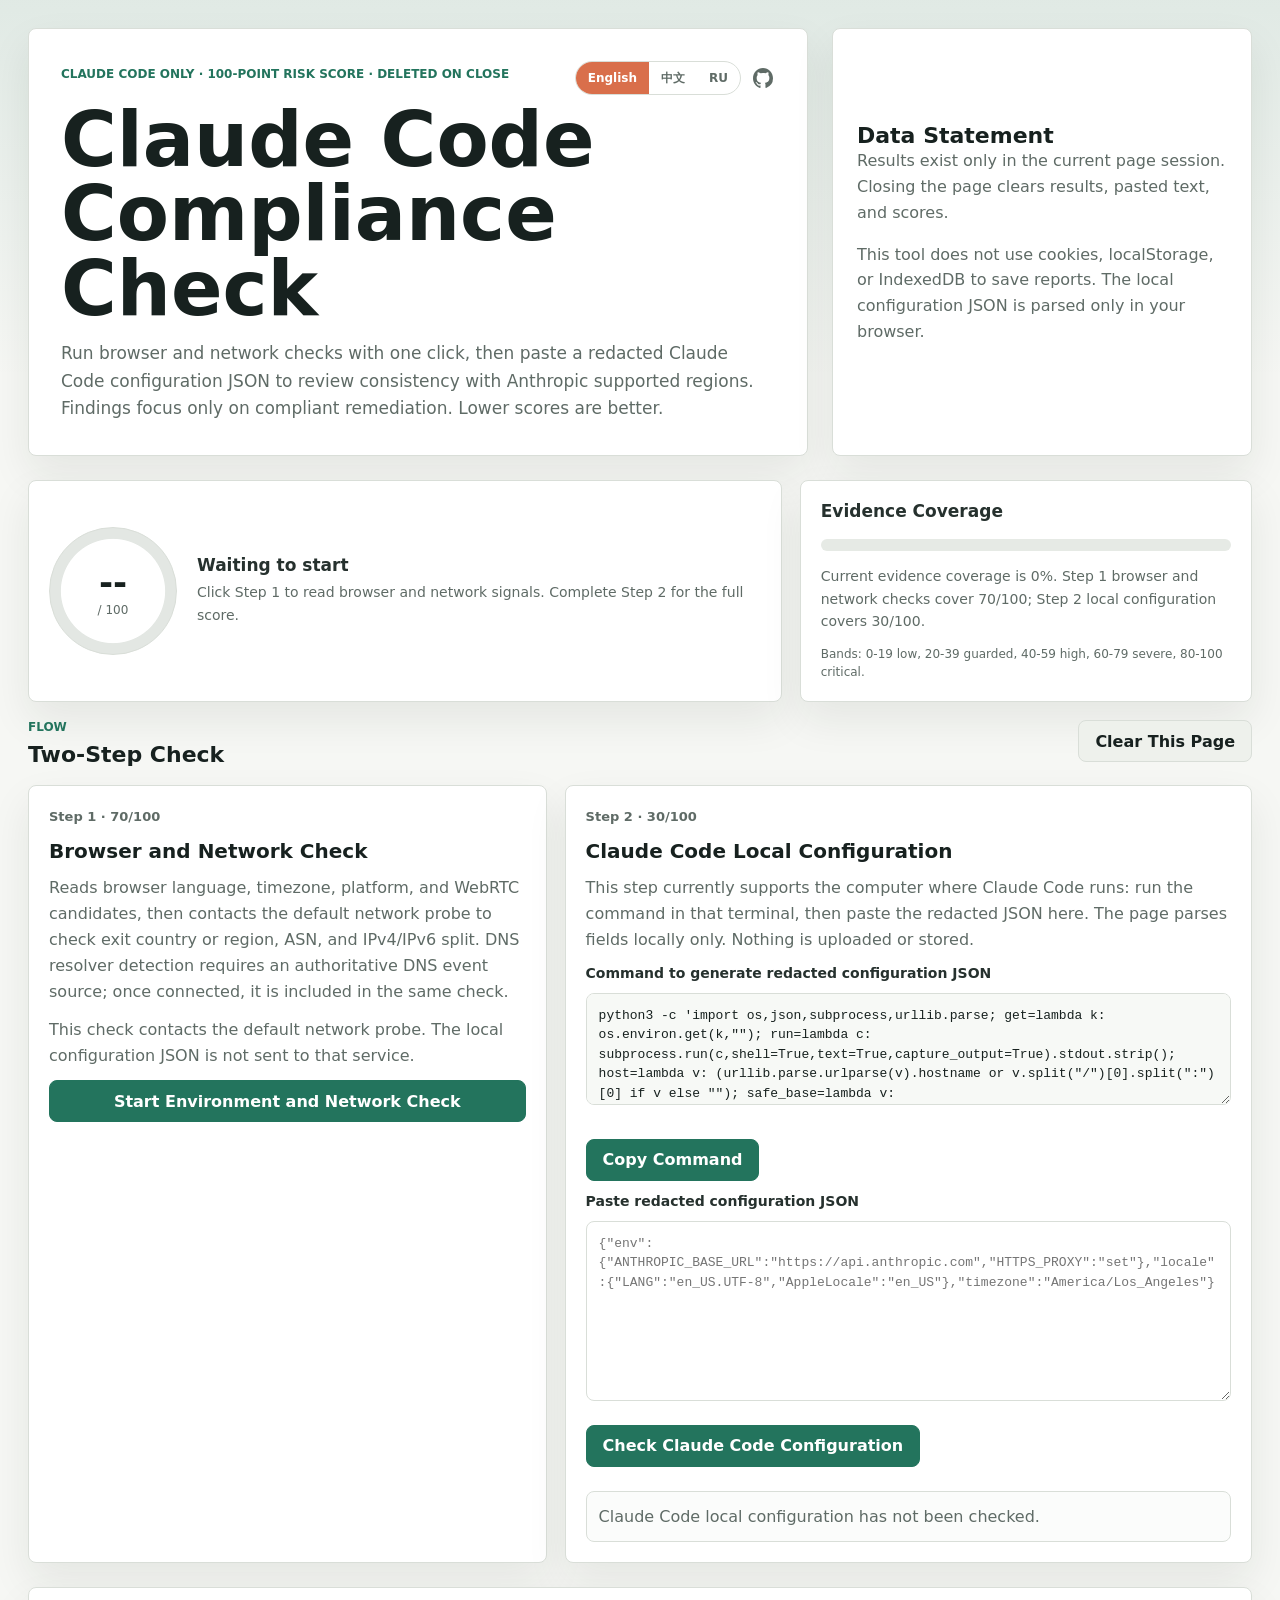
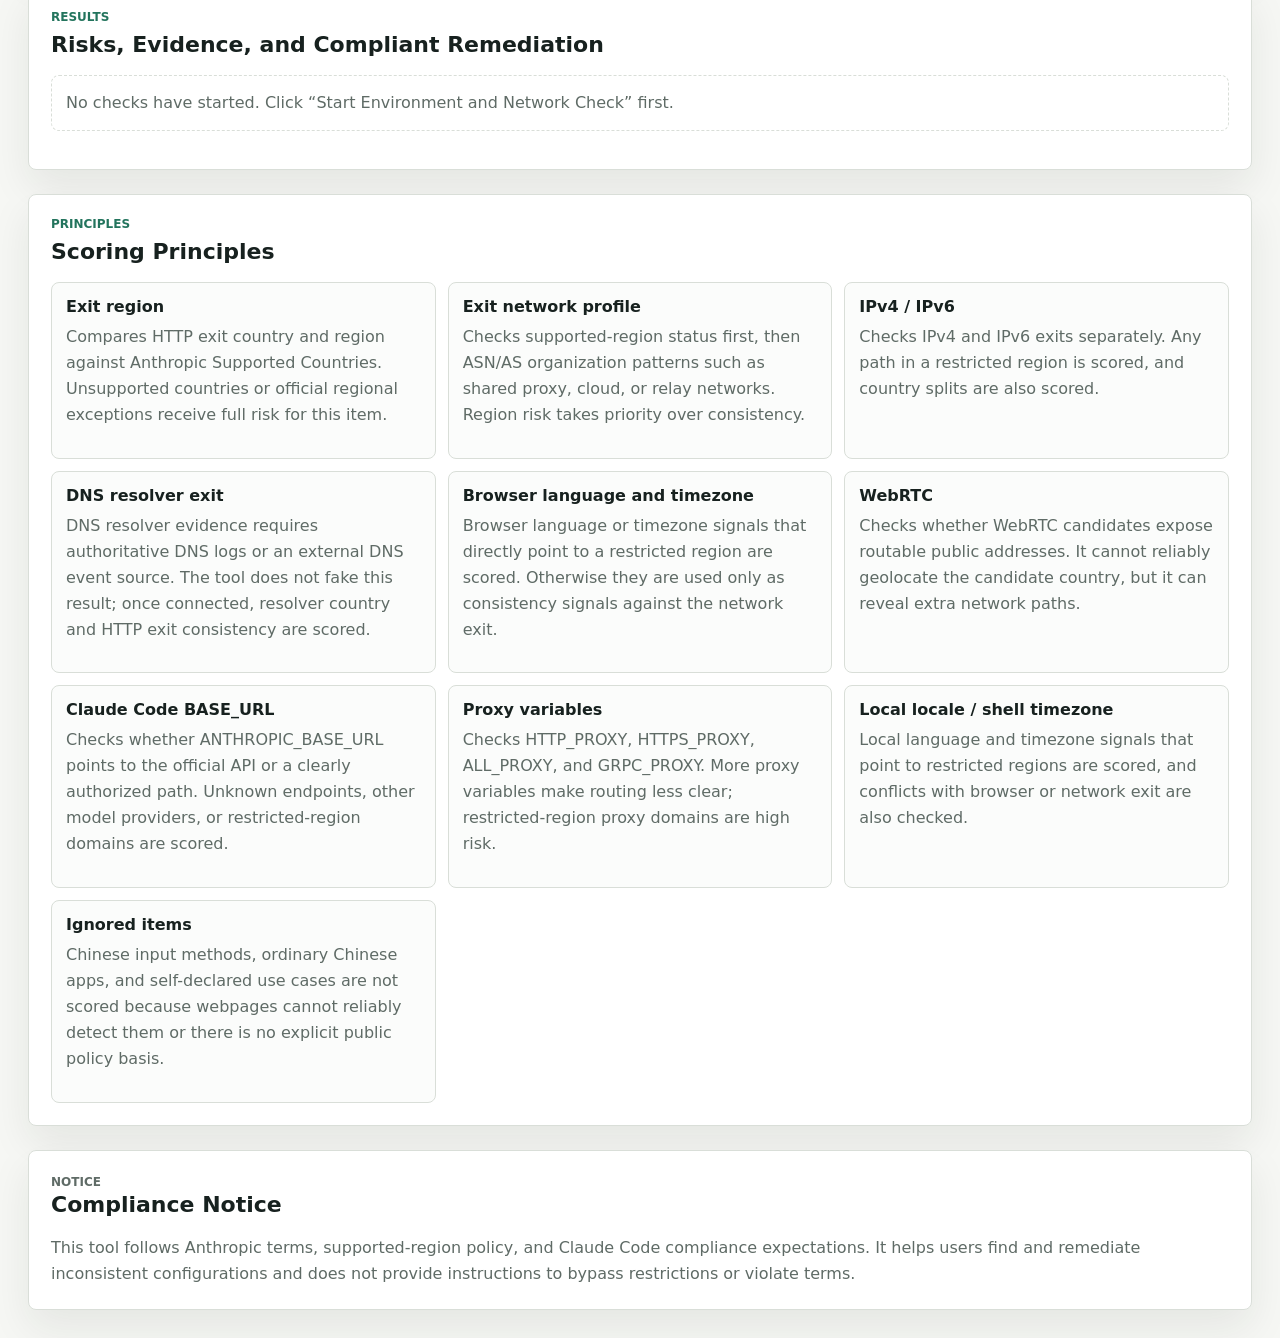
<file: index.html>
<!doctype html>
<html lang="zh-CN">
  <head>
    <meta charset="utf-8">
    <meta name="viewport" content="width=device-width, initial-scale=1">
    <title>Claude Code Compliance Check</title>
    <link rel="stylesheet" href="./styles.css">
  </head>
  <body>
    <main class="app-shell">
      <section class="hero" aria-labelledby="page-title">
        <div>
          <div class="top-row">
            <p class="eyebrow" data-i18n="heroEyebrow">Claude Code 专用 · 百分制风险分 · 关闭即删除</p>
            <div class="top-actions">
              <div class="language-switcher" aria-label="Language">
                <button type="button" class="language-button" data-language="en">English</button>
                <button type="button" class="language-button active" data-language="zh">中文</button>
                <button type="button" class="language-button" data-language="ru">RU</button>
              </div>
              <a class="github-link" href="https://github.com/samlerneal/ai-check" target="_blank" rel="noopener" aria-label="GitHub repository" title="GitHub">
                <svg viewBox="0 0 16 16" aria-hidden="true" focusable="false">
                  <path d="M8 0C3.58 0 0 3.67 0 8.2c0 3.62 2.29 6.7 5.47 7.79.4.08.55-.18.55-.4 0-.2-.01-.86-.01-1.56-2.01.38-2.53-.5-2.69-.96-.09-.24-.48-.96-.82-1.16-.28-.16-.68-.56-.01-.57.63-.01 1.08.59 1.23.84.72 1.24 1.87.89 2.33.68.07-.53.28-.89.51-1.1-1.78-.21-3.64-.91-3.64-4.04 0-.89.31-1.62.82-2.19-.08-.21-.36-1.04.08-2.16 0 0 .67-.22 2.2.84A7.43 7.43 0 0 1 8 3.93c.68 0 1.36.09 2 .28 1.53-1.06 2.2-.84 2.2-.84.44 1.12.16 1.95.08 2.16.51.57.82 1.3.82 2.19 0 3.14-1.87 3.83-3.65 4.04.29.26.54.75.54 1.52 0 1.1-.01 1.98-.01 2.25 0 .22.15.48.55.4A8.16 8.16 0 0 0 16 8.2C16 3.67 12.42 0 8 0Z"/>
                </svg>
              </a>
            </div>
          </div>
          <h1 id="page-title" data-i18n="pageTitle">Claude Code 合规自查</h1>
          <p class="lede" data-i18n="heroLede">
            一次点击完成浏览器与网络出口检测，再粘贴 Claude Code 脱敏配置 JSON，检查与 Anthropic 支持地区政策的一致性。风险分越低越好。
          </p>
        </div>
        <div class="privacy-panel">
          <h2 data-i18n="privacyTitle">数据声明</h2>
          <p data-i18n="privacyCopy1">检测结果只存在当前页面会话中。关闭页面后，检测结果、粘贴内容和评分都会被清除。</p>
          <p data-i18n="privacyCopy2">本工具不使用 cookie、localStorage 或 IndexedDB 保存报告；本机配置 JSON 只在浏览器本地解析。</p>
        </div>
      </section>

      <section class="score-grid" aria-label="风险分">
        <article class="score-card primary-score">
          <div class="score-ring" id="risk-score-ring">
            <strong id="risk-score">--</strong>
            <span>/ 100</span>
          </div>
          <div>
            <p class="score-title" id="risk-stage">等待开始检测</p>
            <p class="score-copy" id="risk-score-copy">点击步骤 1 后才会读取浏览器和网络环境。</p>
          </div>
        </article>
        <article class="coverage-card">
          <p class="score-title" data-i18n="coverageTitle">证据覆盖</p>
          <div class="coverage-bar" aria-hidden="true"><span id="coverage-fill"></span></div>
          <p class="score-copy" id="coverage-copy">步骤 1 覆盖 70/100，步骤 2 覆盖 30/100。</p>
          <p class="risk-band-copy" data-i18n="riskBandCopy">分段：0-19 低风险，20-39 注意风险，40-59 高风险，60-79 严重风险，80-100 极高风险。</p>
        </article>
      </section>

      <section class="workflow" aria-labelledby="workflow-title">
        <div class="section-heading">
          <div>
            <p class="section-kicker" data-i18n="workflowKicker">流程</p>
            <h2 id="workflow-title" data-i18n="workflowTitle">两步完成检测</h2>
          </div>
          <button type="button" class="secondary-button" id="clear-session" data-i18n="clearSession">清空本页结果</button>
        </div>
        <div class="workflow-grid">
          <article class="step-card">
            <p class="step-number" data-i18n="step1Number">步骤 1 · 70/100</p>
            <h3 data-i18n="step1Title">浏览器与网络检测</h3>
            <p data-i18n="step1Copy">点击后读取当前浏览器的语言、时区、平台信息和 WebRTC 候选地址，并连接默认网络检测服务检查出口国家或地区、ASN、IPv4/IPv6 分流。DNS 解析出口需要权威 DNS 事件源，接入后会自动纳入同一次检测。</p>
            <p class="helper-text" id="network-service-note">检测时会向默认网络检测服务发起请求；本机配置 JSON 不会发送到该服务。</p>
            <button type="button" id="run-web-probes" data-i18n="runWebProbes">开始环境与网络检测</button>
          </article>

          <article class="step-card config-step">
            <p class="step-number" data-i18n="step2Number">步骤 2 · 30/100</p>
            <h3 data-i18n="step2Title">Claude Code 本机配置核对</h3>
            <p data-i18n="step2Copy">当前仅支持在 Claude Code 所在电脑终端运行命令并粘贴脱敏 JSON。页面只在浏览器本地解析，不会发送或保存。</p>
            <label class="field-label" for="diagnostic-command" data-i18n="commandLabel">生成脱敏配置 JSON 的命令</label>
            <textarea id="diagnostic-command" class="command-box" readonly spellcheck="false">python3 -c 'import os,json,subprocess,urllib.parse; get=lambda k: os.environ.get(k,""); run=lambda c: subprocess.run(c,shell=True,text=True,capture_output=True).stdout.strip(); host=lambda v: (urllib.parse.urlparse(v).hostname or v.split("/")[0].split(":")[0] if v else ""); safe_base=lambda v: (urllib.parse.urlparse(v).scheme+"://"+host(v) if urllib.parse.urlparse(v).scheme and host(v) else v); env={"ANTHROPIC_BASE_URL":safe_base(get("ANTHROPIC_BASE_URL")),"HTTP_PROXY":host(get("HTTP_PROXY")),"HTTPS_PROXY":host(get("HTTPS_PROXY")),"ALL_PROXY":host(get("ALL_PROXY")),"GRPC_PROXY":host(get("GRPC_PROXY"))}; loc={"LANG":get("LANG"),"LC_ALL":get("LC_ALL"),"AppleLocale":run("defaults read -g AppleLocale 2>/dev/null")}; tz=run("readlink /etc/localtime 2>/dev/null").split("zoneinfo/")[-1]; print(json.dumps({"env":env,"locale":loc,"timezone":tz},ensure_ascii=False))'</textarea>
            <div class="button-row">
              <button type="button" id="copy-diagnostic-command" data-i18n="copyCommand">复制命令</button>
            </div>
            <label class="field-label" for="diagnostic-input" data-i18n="diagnosticInputLabel">粘贴脱敏配置 JSON</label>
            <textarea id="diagnostic-input" spellcheck="false" data-i18n-placeholder="diagnosticPlaceholder" placeholder='{"env":{"ANTHROPIC_BASE_URL":"https://api.anthropic.com","HTTPS_PROXY":"set"},"locale":{"LANG":"en_US.UTF-8","AppleLocale":"en_US"},"timezone":"America/Los_Angeles"}'></textarea>
            <div class="button-row">
              <button type="button" id="parse-diagnostic" data-i18n="parseDiagnostic">核对 Claude Code 配置</button>
            </div>
            <div class="diagnostic-summary" id="diagnostic-summary">尚未核对 Claude Code 本机配置。</div>
          </article>
        </div>
      </section>

      <section class="layout-grid">
        <section class="panel wide-panel" aria-labelledby="results-title">
          <div class="section-heading">
            <div>
              <p class="section-kicker" data-i18n="resultKicker">结果</p>
              <h2 id="results-title" data-i18n="resultsTitle">风险项、证据与合规化建议</h2>
            </div>
          </div>
          <div class="findings-list" id="findings-list"></div>
        </section>

        <section class="panel wide-panel" aria-labelledby="basis-title">
          <div class="section-heading">
            <div>
              <p class="section-kicker" data-i18n="basisKicker">原理</p>
              <h2 id="basis-title" data-i18n="basisTitle">评分原理</h2>
            </div>
          </div>
          <div class="basis-grid">
            <article>
              <h3 data-i18n="principleRegionTitle">出口地区</h3>
              <p data-i18n="principleRegionCopy">用 HTTP 出口国家、地区和 Anthropic Supported Countries allowlist 对比。不在清单或属于官方排除区域时直接满分扣分。</p>
            </article>
            <article>
              <h3 data-i18n="principleNetworkTitle">出口网络画像</h3>
              <p data-i18n="principleNetworkCopy">先看出口国家是否支持，再看 ASN/AS 组织是否像共享代理、云厂商或中转网络。地区不支持优先于一致性。</p>
            </article>
            <article>
              <h3 data-i18n="principleIpTitle">IPv4 / IPv6</h3>
              <p data-i18n="principleIpCopy">分别检查 IPv4 与 IPv6 出口。任一路径落在限制地区都扣分；两条路径国家不一致也扣分。</p>
            </article>
            <article>
              <h3 data-i18n="principleDnsTitle">DNS 解析出口</h3>
              <p data-i18n="principleDnsCopy">DNS resolver 需要 authoritative DNS 日志或外部 DNS 事件源。未接入时不伪造结果；接入后按 resolver 国家与 HTTP 出口一致性评分。</p>
            </article>
            <article>
              <h3 data-i18n="principleBrowserTitle">浏览器语言与时区</h3>
              <p data-i18n="principleBrowserCopy">浏览器语言或时区如果直接指向限制地区会扣分；否则才作为与网络出口的一致性辅助信号。</p>
            </article>
            <article>
              <h3 data-i18n="principleWebRtcTitle">WebRTC</h3>
              <p data-i18n="principleWebRtcCopy">检查 WebRTC candidate 是否暴露可路由公网地址。它本身不能稳定判断国家，但可发现额外网络路径。</p>
            </article>
            <article>
              <h3 data-i18n="principleBaseUrlTitle">Claude Code BASE_URL</h3>
              <p data-i18n="principleBaseUrlCopy">检查 ANTHROPIC_BASE_URL 是否指向官方 API 或明确授权路径。不明端点、其他模型供应商或限制地区相关域名会扣分。</p>
            </article>
            <article>
              <h3 data-i18n="principleProxyTitle">代理变量</h3>
              <p data-i18n="principleProxyCopy">检查 HTTP_PROXY、HTTPS_PROXY、ALL_PROXY、GRPC_PROXY。代理越多路径越不清晰；限制地区相关代理直接高风险。</p>
            </article>
            <article>
              <h3 data-i18n="principleLocaleTitle">本机 Locale / shell 时区</h3>
              <p data-i18n="principleLocaleCopy">本机语言和时区如果指向限制地区会扣分；同时检查它们是否与浏览器和网络出口冲突。</p>
            </article>
            <article>
              <h3 data-i18n="principleIgnoredTitle">不评分项</h3>
              <p data-i18n="principleIgnoredCopy">中文输入法、普通中文软件、用途自报等网页无法可靠检测或缺乏明确公开条款依据，不进入评分。</p>
            </article>
          </div>
        </section>

        <section class="panel wide-panel disclaimer-panel" aria-labelledby="disclaimer-title">
          <div class="section-heading">
            <div>
              <p class="section-kicker" data-i18n="disclaimerKicker">声明</p>
              <h2 id="disclaimer-title" data-i18n="disclaimerTitle">合规使用声明</h2>
            </div>
          </div>
          <p data-i18n="disclaimerCopy">本工具严格遵守 Anthropic 使用条款、支持地区政策与 Claude Code 合规使用规范，致力于帮助用户发现并整改不一致配置，促进合规化使用；不提供规避限制、绕过检测或违反服务条款的操作建议。</p>
        </section>
      </section>
    </main>

    <script src="./app.js"></script>
  </body>
</html>
</file>
<file: styles.css>
:root {
  color-scheme: light;
  --bg: #f6f7f4;
  --surface: #ffffff;
  --surface-muted: #eef1ec;
  --text: #17211f;
  --muted: #5f6b66;
  --line: #d9ded8;
  --green: #23745d;
  --green-soft: #dff0e9;
  --yellow: #a86e13;
  --yellow-soft: #fff3cf;
  --orange: #c24f13;
  --orange-soft: #ffe7d6;
  --red: #b42318;
  --red-soft: #fde7e4;
  --crimson: #7f1d1d;
  --crimson-soft: #fee2e2;
  --ink: #26312e;
  --shadow: 0 18px 42px rgba(23, 33, 31, 0.08);
  font-family: Inter, ui-sans-serif, system-ui, -apple-system, BlinkMacSystemFont, "Segoe UI", sans-serif;
}

* {
  box-sizing: border-box;
}

body {
  margin: 0;
  min-width: 320px;
  background:
    linear-gradient(180deg, rgba(35, 116, 93, 0.1), rgba(246, 247, 244, 0) 380px),
    var(--bg);
  color: var(--text);
}

button,
input,
textarea {
  font: inherit;
}

.app-shell {
  width: min(1440px, 100%);
  margin: 0 auto;
  padding: 28px;
}

.hero {
  display: grid;
  grid-template-columns: minmax(0, 1fr) 420px;
  gap: 24px;
  align-items: stretch;
  margin-bottom: 24px;
}

.hero > div,
.score-card,
.coverage-card,
.step-card,
.panel {
  background: var(--surface);
  border: 1px solid var(--line);
  border-radius: 8px;
  box-shadow: var(--shadow);
}

.hero > div:first-child {
  min-height: 240px;
  padding: 32px;
  display: flex;
  flex-direction: column;
  justify-content: center;
}

.privacy-panel {
  padding: 24px;
  display: flex;
  flex-direction: column;
  justify-content: center;
}

.top-row {
  display: flex;
  justify-content: space-between;
  gap: 16px;
  align-items: center;
  margin-bottom: 8px;
}

.top-actions {
  display: inline-flex;
  align-items: center;
  gap: 10px;
  flex-shrink: 0;
}

.github-link {
  display: inline-flex;
  align-items: center;
  justify-content: center;
  width: 24px;
  height: 24px;
  border: none;
  background: transparent;
  color: var(--muted);
  text-decoration: none;
}

.github-link:hover {
  color: var(--text);
}

.github-link svg {
  width: 20px;
  height: 20px;
  fill: currentColor;
}

.language-switcher {
  display: inline-flex;
  gap: 0;
  padding: 0;
  border: 1px solid var(--line);
  border-radius: 999px;
  background: var(--surface);
  overflow: hidden;
}

.language-button {
  min-height: 32px;
  padding: 0 12px;
  border: none;
  border-radius: 0;
  border-color: transparent;
  background: transparent;
  color: var(--muted);
  font-size: 12px;
  font-weight: 700;
}

.language-button.active {
  background: #d96f4b;
  color: #ffffff;
  box-shadow: none;
}

.eyebrow,
.section-kicker {
  margin: 0 0 8px;
  color: var(--green);
  font-size: 12px;
  font-weight: 850;
  letter-spacing: 0;
  text-transform: uppercase;
}

h1,
h2,
h3,
p {
  margin-top: 0;
}

h1 {
  max-width: 840px;
  margin-bottom: 14px;
  font-size: clamp(38px, 7vw, 76px);
  line-height: 0.98;
  letter-spacing: 0;
}

h2 {
  margin-bottom: 0;
  font-size: 22px;
  letter-spacing: 0;
}

h3 {
  margin-bottom: 8px;
  font-size: 16px;
  letter-spacing: 0;
}

.lede,
.privacy-panel p,
.helper-text,
.score-copy,
.basis-grid p,
.probe-copy,
.finding-copy {
  color: var(--muted);
  line-height: 1.62;
}

.lede {
  max-width: 860px;
  margin-bottom: 0;
  font-size: 17px;
}

.score-grid {
  display: grid;
  grid-template-columns: minmax(0, 1.25fr) minmax(260px, 0.75fr);
  gap: 18px;
  margin-bottom: 18px;
}

.score-card,
.coverage-card {
  min-height: 156px;
  padding: 20px;
}

.score-card {
  display: grid;
  grid-template-columns: 112px minmax(0, 1fr);
  gap: 16px;
  align-items: center;
}

.primary-score {
  grid-template-columns: 132px minmax(0, 1fr);
}

.primary-score .score-ring {
  width: 128px;
}

.score-ring {
  width: 110px;
  aspect-ratio: 1;
  border-radius: 50%;
  display: flex;
  flex-direction: column;
  align-items: center;
  justify-content: center;
  border: 1px solid var(--line);
  background:
    radial-gradient(circle at center, var(--surface) 58%, transparent 59%),
    conic-gradient(var(--green) var(--score-angle, 0deg), #e3e7e3 0);
}

.score-ring.warn {
  background:
    radial-gradient(circle at center, var(--surface) 58%, transparent 59%),
    conic-gradient(var(--yellow) var(--score-angle, 0deg), #e3e7e3 0);
}

.score-ring.high {
  background:
    radial-gradient(circle at center, var(--surface) 58%, transparent 59%),
    conic-gradient(var(--orange) var(--score-angle, 0deg), #e3e7e3 0);
}

.score-ring.danger {
  background:
    radial-gradient(circle at center, var(--surface) 58%, transparent 59%),
    conic-gradient(var(--red) var(--score-angle, 0deg), #e3e7e3 0);
}

.score-ring.critical {
  background:
    radial-gradient(circle at center, var(--surface) 58%, transparent 59%),
    conic-gradient(var(--crimson) var(--score-angle, 0deg), #e3e7e3 0);
}

.score-ring.muted {
  background:
    radial-gradient(circle at center, var(--surface) 58%, transparent 59%),
    conic-gradient(#a8b0aa var(--score-angle, 0deg), #e3e7e3 0);
}

.score-ring strong {
  font-size: 34px;
  line-height: 1;
}

.score-ring span {
  margin-top: 4px;
  color: var(--muted);
  font-size: 12px;
}

.score-title {
  margin-bottom: 6px;
  color: var(--ink);
  font-size: 17px;
  font-weight: 850;
}

.score-copy {
  margin-bottom: 0;
  font-size: 14px;
}

.risk-band-copy {
  margin: 12px 0 0;
  color: var(--muted);
  font-size: 12px;
  line-height: 1.5;
}

.coverage-bar {
  height: 12px;
  margin: 18px 0 14px;
  border-radius: 999px;
  background: #e6eae5;
  overflow: hidden;
}

.coverage-bar span {
  display: block;
  width: 0;
  height: 100%;
  border-radius: inherit;
  background: var(--green);
  transition: width 180ms ease;
}

.workflow {
  margin-bottom: 24px;
}

.workflow-grid {
  display: grid;
  grid-template-columns: minmax(0, 0.86fr) minmax(0, 1.14fr);
  gap: 18px;
}

.step-card {
  display: grid;
  gap: 12px;
  align-content: start;
  padding: 20px;
}

.step-card h3 {
  margin-bottom: 0;
  font-size: 20px;
}

.step-card p {
  margin-bottom: 0;
  color: var(--muted);
  line-height: 1.62;
}

.step-number {
  color: var(--green);
  font-size: 13px;
  font-weight: 850;
}

.config-step {
  grid-column: auto;
}

.endpoint-field {
  display: grid;
  gap: 7px;
}

.endpoint-field span,
.field-label,
label span {
  color: var(--ink);
  font-size: 14px;
  font-weight: 760;
}

input,
textarea {
  width: 100%;
  border: 1px solid var(--line);
  border-radius: 8px;
  background: var(--surface);
  color: var(--text);
}

input {
  min-height: 42px;
  padding: 0 12px;
}

textarea {
  min-height: 180px;
  padding: 12px;
  resize: vertical;
  font-family: ui-monospace, SFMono-Regular, Menlo, Consolas, monospace;
  font-size: 13px;
  line-height: 1.5;
}

.command-box {
  min-height: 112px;
  margin-bottom: 10px;
  background: #f7f9f6;
}

input:focus,
textarea:focus {
  border-color: var(--green);
  outline: 3px solid rgba(35, 116, 93, 0.15);
}

button,
summary {
  min-height: 42px;
  padding: 0 16px;
  border: 1px solid var(--green);
  border-radius: 8px;
  background: var(--green);
  color: #ffffff;
  font-weight: 780;
  cursor: pointer;
}

summary {
  display: flex;
  align-items: center;
  width: fit-content;
  background: var(--surface-muted);
  border-color: var(--line);
  color: var(--text);
  list-style: none;
}

summary::-webkit-details-marker {
  display: none;
}

.secondary-button {
  border-color: var(--line);
  background: var(--surface-muted);
  color: var(--text);
}

.button-row {
  display: flex;
  flex-wrap: wrap;
  gap: 10px;
  margin-top: 12px;
}

.layout-grid {
  display: grid;
  grid-template-columns: minmax(0, 1fr) minmax(360px, 0.72fr);
  gap: 24px;
  align-items: start;
}

.panel {
  padding: 22px;
}

.wide-panel {
  grid-column: 1 / -1;
}

.section-heading {
  display: flex;
  justify-content: space-between;
  gap: 16px;
  align-items: start;
  margin-bottom: 18px;
}

.findings-list,
.probe-grid,
.basis-grid {
  display: grid;
  gap: 12px;
}

.probe-grid,
.basis-grid {
  grid-template-columns: repeat(3, minmax(0, 1fr));
}

.finding,
.probe-card,
.basis-grid article,
.diagnostic-summary {
  border: 1px solid var(--line);
  border-radius: 8px;
  background: #fbfcfb;
}

.finding,
.probe-card,
.basis-grid article {
  padding: 14px;
}

.disclaimer-panel p {
  margin-bottom: 0;
  color: var(--muted);
  line-height: 1.62;
}

.diagnostic-summary {
  margin-top: 12px;
  padding: 12px;
  color: var(--muted);
  line-height: 1.6;
}

.empty-state {
  grid-column: 1 / -1;
  padding: 14px;
  border: 1px dashed var(--line);
  border-radius: 8px;
  color: var(--muted);
  line-height: 1.62;
}

.finding header,
.probe-card header {
  display: flex;
  justify-content: space-between;
  gap: 12px;
  align-items: start;
  margin-bottom: 8px;
}

.finding h3,
.probe-card h3 {
  margin: 0;
  font-size: 15px;
}

.badge {
  flex: 0 0 auto;
  padding: 4px 8px;
  border-radius: 999px;
  background: var(--green-soft);
  color: var(--green);
  font-size: 12px;
  font-weight: 850;
}

.badge.warn {
  background: var(--yellow-soft);
  color: var(--yellow);
}

.badge.danger {
  background: var(--red-soft);
  color: var(--red);
}

.finding.ok {
  background: var(--green-soft);
  border-color: rgba(35, 116, 93, 0.24);
}

.finding.warn {
  background: var(--yellow-soft);
  border-color: rgba(168, 110, 19, 0.28);
}

.finding.danger {
  background: var(--red-soft);
  border-color: rgba(180, 35, 24, 0.28);
}

.finding-copy,
.probe-copy {
  margin-bottom: 8px;
}

.finding-copy:last-child,
.probe-copy:last-child {
  margin-bottom: 0;
}

code {
  padding: 2px 5px;
  border-radius: 5px;
  background: rgba(23, 33, 31, 0.08);
  font-family: ui-monospace, SFMono-Regular, Menlo, Consolas, monospace;
  font-size: 0.92em;
}

@media (max-width: 1080px) {
  .hero,
  .score-grid,
  .layout-grid,
  .workflow-grid {
    grid-template-columns: 1fr;
  }

  .probe-grid,
  .basis-grid {
    grid-template-columns: repeat(2, minmax(0, 1fr));
  }
}

@media (max-width: 720px) {
  .app-shell {
    padding: 14px;
  }

  .hero > div:first-child,
  .privacy-panel,
  .score-card,
  .coverage-card,
  .step-card,
  .panel {
    padding: 16px;
  }

  .score-card,
  .probe-grid,
  .basis-grid {
    grid-template-columns: 1fr;
  }

  .score-ring {
    width: min(110px, 44vw);
  }

  .top-row {
    align-items: flex-start;
    flex-direction: column;
  }

  .top-actions {
    flex-wrap: wrap;
  }
}
</file>
